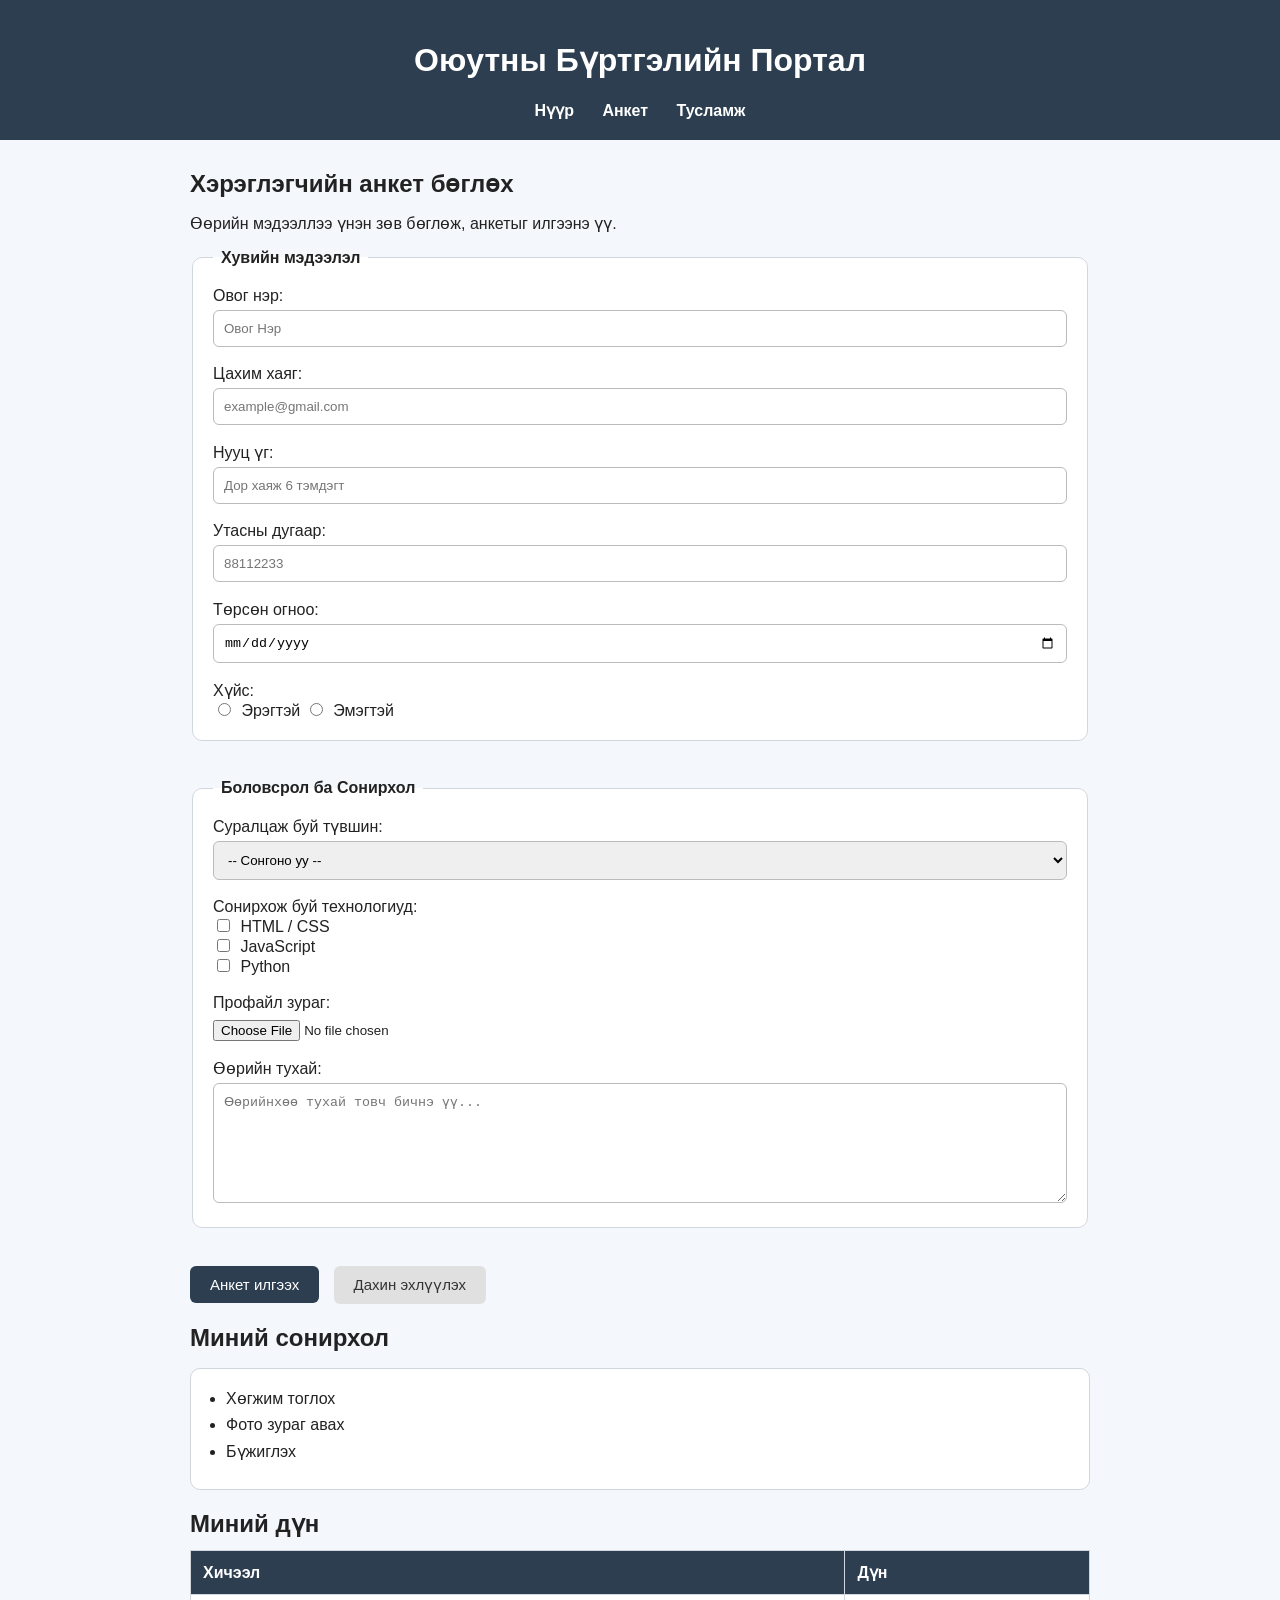
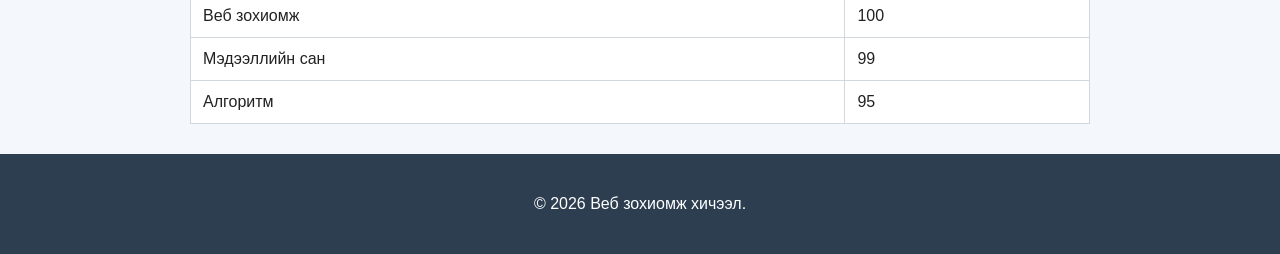
<file: Lab02/index.html>
<!DOCTYPE html>
<html lang="mn">
<head>
    <style>
        body {
    font-family: Arial, sans-serif;
    margin: 0;
    background-color: #f4f7fb;
    color: #222;
}
header {
    background-color: #2c3e50;
    color: white;
    padding: 20px;
    text-align: center;
}
nav ul {
    list-style: none;
    padding: 0;
    margin: 15px 0 0;
}

nav li {
    display: inline-block;
    margin: 0 12px;
}

nav a {
    color: white;
    text-decoration: none;
    font-weight: bold;
}
main {
    max-width: 900px;
    margin: 30px auto;
    padding: 0 20px;
}
fieldset {
    background-color: white;
    border: 1px solid #d0d7de;
    border-radius: 10px;
    padding: 20px;
    margin-bottom: 20px;
}

legend {
    font-weight: bold;
    padding: 0 8px;
}
input[type="text"],
input[type="email"],
input[type="password"],
input[type="tel"],
input[type="date"],
select,
textarea {
    width: 100%;
    max-width: 5000px;
    padding: 10px;
    margin-top: 5px;
    border: 1px solid #bbb;
    border-radius: 6px;
    box-sizing: border-box;
}
input[type="file"] {
    margin-top: 8px;
}

textarea {
    min-height: 120px;
    resize: vertical;
}

input[type="checkbox"],
input[type="radio"] {
    width: auto;
    margin-right: 6px;
}
button {
    padding: 10px 20px;
    margin-right: 10px;
    border: none;
    border-radius: 6px;
    cursor: pointer;
    font-size: 15px;
}

button[type="submit"] {
    background-color: #2c3e50;
    color: white;
}

button[type="reset"] {
    background-color: #e0e0e0;
    color: #333;
}

button:hover {
    opacity: 0.85;
}
section h2 {
    margin-bottom: 12px;
}

section ul {
    background-color: white;
    padding: 20px 35px;
    border-radius: 10px;
    border: 1px solid #d0d7de;
}

section li {
    margin-bottom: 8px;
}
table {
    width: 100%;
    border-collapse: collapse;
    background-color: white;
    margin-top: 10px;
}

th,
td {
    border: 1px solid #d0d7de;
    padding: 12px;
    text-align: left;
}

th {
    background-color: #2c3e50;
    color: white;
}
footer {
    text-align: center;
    padding: 25px;
    margin-top: 30px;
    background-color: #2c3e50;
    color: white;
}
</style>
    <meta charset="UTF-8">
    <meta name="viewport" content="width=device-width, initial-scale=1.0">
    <title>Лаборатори 02 - Оюутны анкет</title>
</head>

<body>

    <header>
        <h1>Оюутны Бүртгэлийн Портал</h1>

        <nav>
            <ul>
                <li><a href="../index.html">Нүүр</a></li>
                <li><a href="#">Анкет</a></li>
                <li><a href="#">Тусламж</a></li>
            </ul>
        </nav>
    </header>

    <main>

        <article>

            <section>
                <h2>Хэрэглэгчийн анкет бөглөх</h2>

                <p>
                    Өөрийн мэдээллээ үнэн зөв бөглөж,
                    анкетыг илгээнэ үү.
                </p>
                <form action="#" method="POST" enctype="multipart/form-data">

    <fieldset>
        <legend>Хувийн мэдээлэл</legend>

        <label for="fullname">Овог нэр:</label><br>
        <input
            type="text"
            id="fullname"
            name="fullname"
            placeholder="Овог Нэр"
            required
            minlength="2"
        >
        <br><br>

        <label for="email">Цахим хаяг:</label><br>
        <input
            type="email"
            id="email"
            name="email"
            placeholder="example@gmail.com"
            required
        >
        <br><br>

        <label for="password">Нууц үг:</label><br>
        <input
            type="password"
            id="password"
            name="password"
            placeholder="Дор хаяж 6 тэмдэгт"
            required
            minlength="6"
        >
        <br><br>

        <label for="phone">Утасны дугаар:</label><br>
        <input
            type="tel"
            id="phone"
            name="phone"
            placeholder="88112233"
            pattern="[0-9]{8}"
            required
        >
        <br><br>

        <label for="dob">Төрсөн огноо:</label><br>
        <input
            type="date"
            id="dob"
            name="dob"
            required
        >
        <br><br>

        <label>Хүйс:</label><br>

        <input
            type="radio"
            id="male"
            name="gender"
            value="male"
            required
        >
        <label for="male">Эрэгтэй</label>

        <input
            type="radio"
            id="female"
            name="gender"
            value="female"
        >
        <label for="female">Эмэгтэй</label>

    </fieldset>
    <br>

<fieldset>
    <legend>Боловсрол ба Сонирхол</legend>

    <label for="degree">Суралцаж буй түвшин:</label><br>

    <select id="degree" name="degree" required>
        <option value="">-- Сонгоно уу --</option>
        <option value="bachelor">Бакалавр</option>
        <option value="master">Магистр</option>
        <option value="doctor">Докторант</option>
    </select>

    <br><br>

    <label>Сонирхож буй технологиуд:</label><br>

    <input type="checkbox" id="html" name="skills" value="HTML">
    <label for="html">HTML / CSS</label><br>

    <input type="checkbox" id="javascript" name="skills" value="JavaScript">
    <label for="javascript">JavaScript</label><br>

    <input type="checkbox" id="python" name="skills" value="Python">
    <label for="python">Python</label>

    <br><br>

    <label for="avatar">Профайл зураг:</label><br>

    <input
        type="file"
        id="avatar"
        name="avatar"
        accept="image/*"
    >

    <br><br>

    <label for="bio">Өөрийн тухай:</label><br>

    <textarea
        id="bio"
        name="bio"
        rows="5"
        cols="45"
        placeholder="Өөрийнхөө тухай товч бичнэ үү..."
    ></textarea>

</fieldset>

<br>

<button type="submit">Анкет илгээх</button>
<button type="reset">Дахин эхлүүлэх</button>

</form>

            </section>

        </article>
        <section>
    <h2>Миний сонирхол</h2>

    <ul>
        <li>Хөгжим тоглох</li>
        <li>Фото зураг авах</li>
        <li>Бүжиглэх</li>
    </ul>
</section>
<section>
    <h2>Миний дүн</h2>

    <table>
        <thead>
            <tr>
                <th>Хичээл</th>
                <th>Дүн</th>
            </tr>
        </thead>

        <tbody>
            <tr>
                <td>Веб зохиомж</td>
                <td>100</td>
            </tr>

            <tr>
                <td>Мэдээллийн сан</td>
                <td>99</td>
            </tr>

            <tr>
                <td>Алгоритм</td>
                <td>95</td>
            </tr>
        </tbody>
    </table>
</section>

    </main>

    <footer>
        <p>&copy; 2026 Веб зохиомж хичээл.</p>
    </footer>

</body>
</html>
</file>
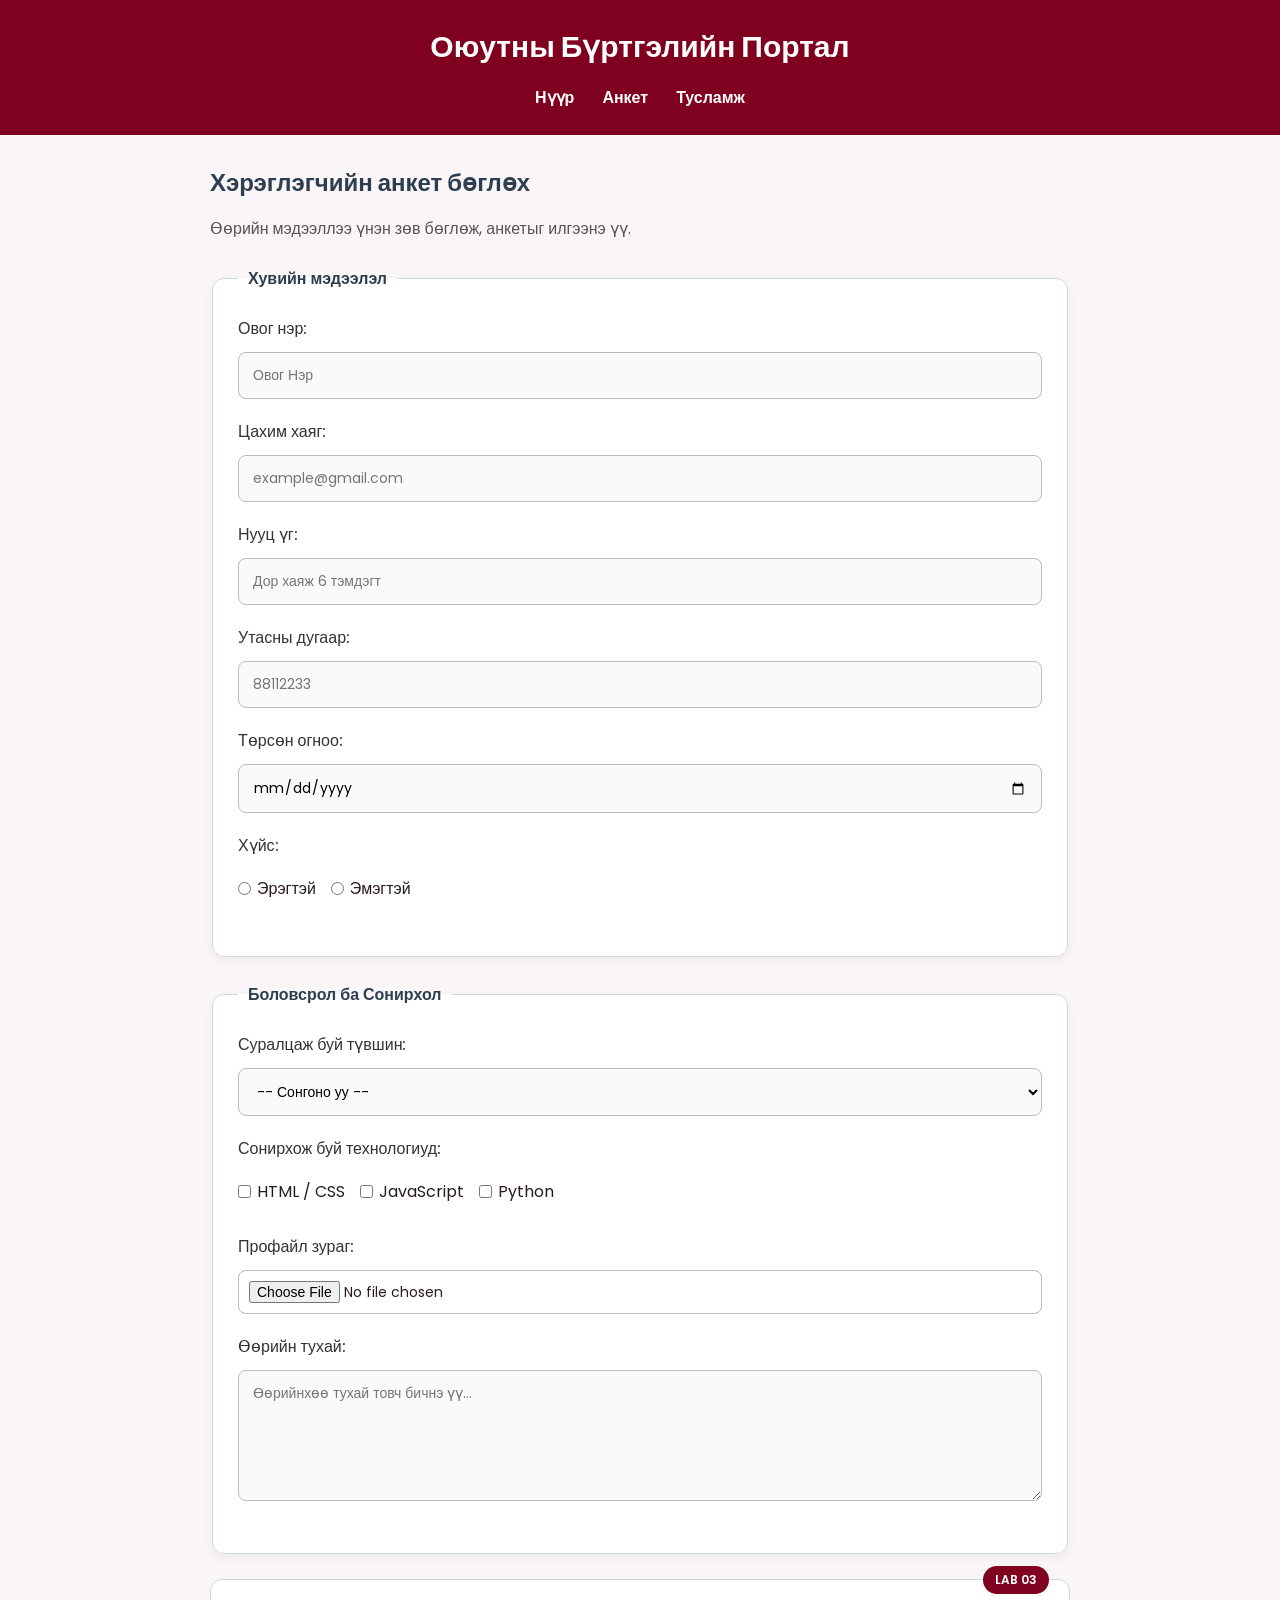
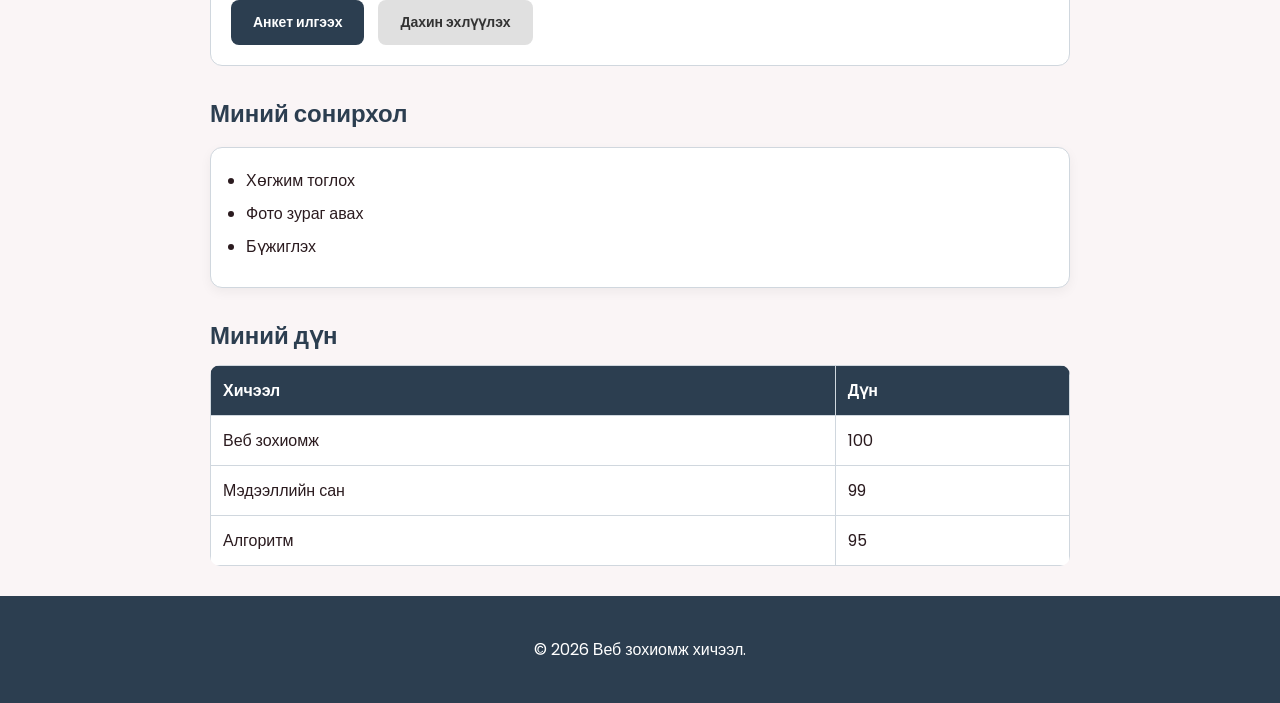
<file: Lab03/index.html>
<!DOCTYPE html>
<html lang="mn">

<head>
    <meta charset="UTF-8">

    <meta name="viewport" content="width=device-width, initial-scale=1.0">

    <title>Лаборатори 03 - Оюутны анкет</title>

    <!-- Google Fonts -->
    <link rel="preconnect" href="https://fonts.googleapis.com">

    <link
        rel="preconnect"
        href="https://fonts.gstatic.com"
        crossorigin
    >

    <link
        href="https://fonts.googleapis.com/css2?family=Poppins:wght@400;500;600;700&display=swap"
        rel="stylesheet"
    >

    <!-- External CSS -->
    <link rel="stylesheet" href="style.css">
</head>


<body>

    <header class="header">

        <h1 class="title">
            Оюутны Бүртгэлийн Портал
        </h1>

        <nav class="navigation">

            <ul class="nav-list">

                <li>
                    <a href="../index.html">Нүүр</a>
                </li>

                <li>
                    <a href="#">Анкет</a>
                </li>

                <li>
                    <a href="#">Тусламж</a>
                </li>

            </ul>

        </nav>

    </header>


    <main class="main-container">

        <article>

            <section class="intro-section">

                <h2 class="section-title">
                    Хэрэглэгчийн анкет бөглөх
                </h2>

                <p class="description">
                    Өөрийн мэдээллээ үнэн зөв бөглөж,
                    анкетыг илгээнэ үү.
                </p>


                <form
                    action="#"
                    method="POST"
                    enctype="multipart/form-data"
                    class="student-form"
                >


                    <!-- =========================
                         ХУВИЙН МЭДЭЭЛЭЛ
                    ========================== -->

                    <fieldset class="form-fieldset">

                        <legend class="form-legend">
                            Хувийн мэдээлэл
                        </legend>


                        <div class="form-group">

                            <label for="fullname">
                                Овог нэр:
                            </label>

                            <input
                                type="text"
                                id="fullname"
                                name="fullname"
                                placeholder="Овог Нэр"
                                required
                                minlength="2"
                            >

                        </div>


                        <div class="form-group">

                            <label for="email">
                                Цахим хаяг:
                            </label>

                            <input
                                type="email"
                                id="email"
                                name="email"
                                placeholder="example@gmail.com"
                                required
                            >

                        </div>


                        <div class="form-group">

                            <label for="password">
                                Нууц үг:
                            </label>

                            <input
                                type="password"
                                id="password"
                                name="password"
                                placeholder="Дор хаяж 6 тэмдэгт"
                                required
                                minlength="6"
                            >

                        </div>


                        <div class="form-group">

                            <label for="phone">
                                Утасны дугаар:
                            </label>

                            <input
                                type="tel"
                                id="phone"
                                name="phone"
                                placeholder="88112233"
                                pattern="[0-9]{8}"
                                required
                            >

                        </div>


                        <div class="form-group">

                            <label for="dob">
                                Төрсөн огноо:
                            </label>

                            <input
                                type="date"
                                id="dob"
                                name="dob"
                                required
                            >

                        </div>


                        <div class="form-group">

                            <label class="group-label">
                                Хүйс:
                            </label>

                            <div class="radio-group">

                                <label>
                                    <input
                                        type="radio"
                                        id="male"
                                        name="gender"
                                        value="male"
                                        required
                                    >

                                    Эрэгтэй
                                </label>


                                <label>
                                    <input
                                        type="radio"
                                        id="female"
                                        name="gender"
                                        value="female"
                                    >

                                    Эмэгтэй
                                </label>

                            </div>

                        </div>

                    </fieldset>


                    <!-- =========================
                         БОЛОВСРОЛ БА СОНИРХОЛ
                    ========================== -->

                    <fieldset class="form-fieldset">

                        <legend class="form-legend">
                            Боловсрол ба Сонирхол
                        </legend>


                        <div class="form-group">

                            <label for="degree">
                                Суралцаж буй түвшин:
                            </label>

                            <select
                                id="degree"
                                name="degree"
                                required
                            >

                                <option value="">
                                    -- Сонгоно уу --
                                </option>

                                <option value="bachelor">
                                    Бакалавр
                                </option>

                                <option value="master">
                                    Магистр
                                </option>

                                <option value="doctor">
                                    Докторант
                                </option>

                            </select>

                        </div>


                        <div class="form-group">

                            <label class="group-label">
                                Сонирхож буй технологиуд:
                            </label>

                            <div class="checkbox-group">

                                <label>
                                    <input
                                        type="checkbox"
                                        id="html"
                                        name="skills"
                                        value="HTML"
                                    >

                                    HTML / CSS
                                </label>


                                <label>
                                    <input
                                        type="checkbox"
                                        id="javascript"
                                        name="skills"
                                        value="JavaScript"
                                    >

                                    JavaScript
                                </label>


                                <label>
                                    <input
                                        type="checkbox"
                                        id="python"
                                        name="skills"
                                        value="Python"
                                    >

                                    Python
                                </label>

                            </div>

                        </div>


                        <div class="form-group">

                            <label for="avatar">
                                Профайл зураг:
                            </label>

                            <input
                                type="file"
                                id="avatar"
                                name="avatar"
                                accept="image/*"
                            >

                        </div>


                        <div class="form-group">

                            <label for="bio">
                                Өөрийн тухай:
                            </label>

                            <textarea
                                id="bio"
                                name="bio"
                                rows="5"
                                cols="45"
                                placeholder="Өөрийнхөө тухай товч бичнэ үү..."
                            ></textarea>

                        </div>

                    </fieldset>


                    <!-- =========================
                         POSITION ABSOLUTE BADGE
                    ========================== -->

                    <div class="button-area">

                        <span class="badge">
                            LAB 03
                        </span>


                        <button
                            type="submit"
                            class="btn btn-submit"
                        >
                            Анкет илгээх
                        </button>


                        <button
                            type="reset"
                            class="btn btn-reset"
                        >
                            Дахин эхлүүлэх
                        </button>

                    </div>

                </form>

            </section>

        </article>


        <!-- =========================
             СОНИРХОЛ
        ========================== -->

        <section class="content-section">

            <h2 class="section-title">
                Миний сонирхол
            </h2>

            <ul class="interest-list">

                <li>
                    Хөгжим тоглох
                </li>

                <li>
                    Фото зураг авах
                </li>

                <li>
                    Бүжиглэх
                </li>

            </ul>

        </section>


        <!-- =========================
             ДҮН
        ========================== -->

        <section class="content-section">

            <h2 class="section-title">
                Миний дүн
            </h2>


            <table class="grade-table">

                <thead>

                    <tr>
                        <th>Хичээл</th>
                        <th>Дүн</th>
                    </tr>

                </thead>


                <tbody>

                    <tr>
                        <td>Веб зохиомж</td>
                        <td>100</td>
                    </tr>


                    <tr>
                        <td>Мэдээллийн сан</td>
                        <td>99</td>
                    </tr>


                    <tr>
                        <td>Алгоритм</td>
                        <td>95</td>
                    </tr>

                </tbody>

            </table>

        </section>

    </main>


    <footer class="footer">

        <p>
            &copy; 2026 Веб зохиомж хичээл.
        </p>

    </footer>


</body>

</html>
</file>
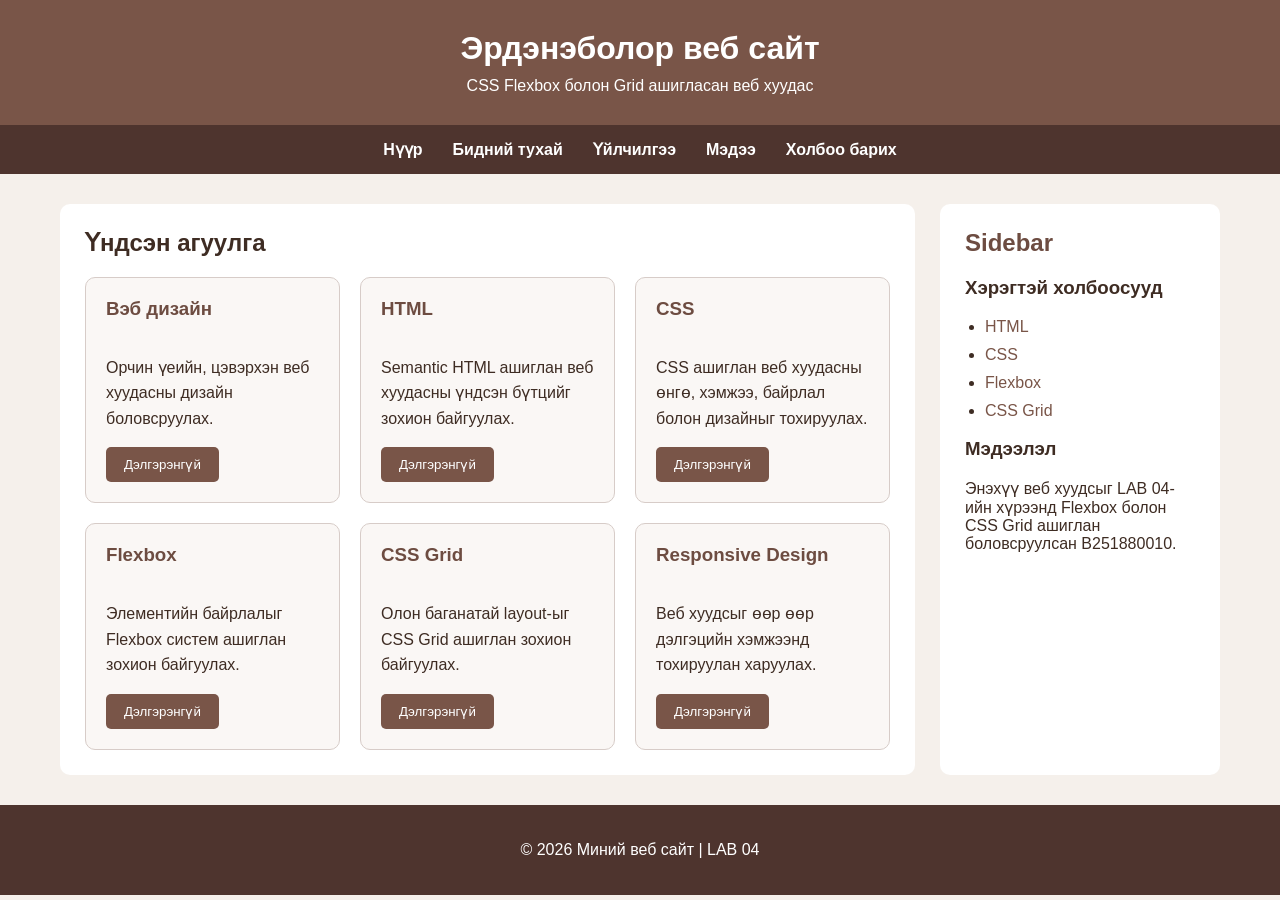
<file: Lab04/index.html>
<!DOCTYPE html>
<html lang="mn">
<head>
    <meta charset="UTF-8">
    <meta name="viewport" content="width=device-width, initial-scale=1.0">
    <title>Эрдэнэболор веб сайт - LAB 04</title>

    <link rel="stylesheet" href="css/style.css">
</head>

<body>

    <header>
        <h1>Эрдэнэболор веб сайт</h1>
        <p>CSS Flexbox болон Grid ашигласан веб хуудас</p>
    </header>

    <nav>
        <a href="#">Нүүр</a>
        <a href="#">Бидний тухай</a>
        <a href="#">Үйлчилгээ</a>
        <a href="#">Мэдээ</a>
        <a href="#">Холбоо барих</a>
    </nav>

    <main>

        <section class="content">
            <h2>Үндсэн агуулга</h2>

            <div class="cards">

                <article class="card">
                    <h3>Вэб дизайн</h3>
                    <p>
                        Орчин үеийн, цэвэрхэн веб хуудасны дизайн
                        боловсруулах.
                    </p>
                    <button>Дэлгэрэнгүй</button>
                </article>

                <article class="card">
                    <h3>HTML</h3>
                    <p>
                        Semantic HTML ашиглан веб хуудасны үндсэн
                        бүтцийг зохион байгуулах.
                    </p>
                    <button>Дэлгэрэнгүй</button>
                </article>

                <article class="card">
                    <h3>CSS</h3>
                    <p>
                        CSS ашиглан веб хуудасны өнгө, хэмжээ,
                        байрлал болон дизайныг тохируулах.
                    </p>
                    <button>Дэлгэрэнгүй</button>
                </article>

                <article class="card">
                    <h3>Flexbox</h3>
                    <p>
                        Элементийн байрлалыг Flexbox систем ашиглан
                        зохион байгуулах.
                    </p>
                    <button>Дэлгэрэнгүй</button>
                </article>

                <article class="card">
                    <h3>CSS Grid</h3>
                    <p>
                        Олон баганатай layout-ыг CSS Grid ашиглан
                        зохион байгуулах.
                    </p>
                    <button>Дэлгэрэнгүй</button>
                </article>

                <article class="card">
                    <h3>Responsive Design</h3>
                    <p>
                        Веб хуудсыг өөр өөр дэлгэцийн хэмжээнд
                        тохируулан харуулах.
                    </p>
                    <button>Дэлгэрэнгүй</button>
                </article>

            </div>
        </section>

        <aside>
            <h2>Sidebar</h2>

            <h3>Хэрэгтэй холбоосууд</h3>

            <ul>
                <li><a href="#">HTML</a></li>
                <li><a href="#">CSS</a></li>
                <li><a href="#">Flexbox</a></li>
                <li><a href="#">CSS Grid</a></li>
            </ul>

            <h3>Мэдээлэл</h3>
            <p>
                Энэхүү веб хуудсыг LAB 04-ийн хүрээнд
                Flexbox болон CSS Grid ашиглан боловсруулсан B251880010.
            </p>
        </aside>

    </main>

    <footer>
        <p>&copy; 2026 Миний веб сайт | LAB 04</p>
    </footer>

</body>
</html>
</file>
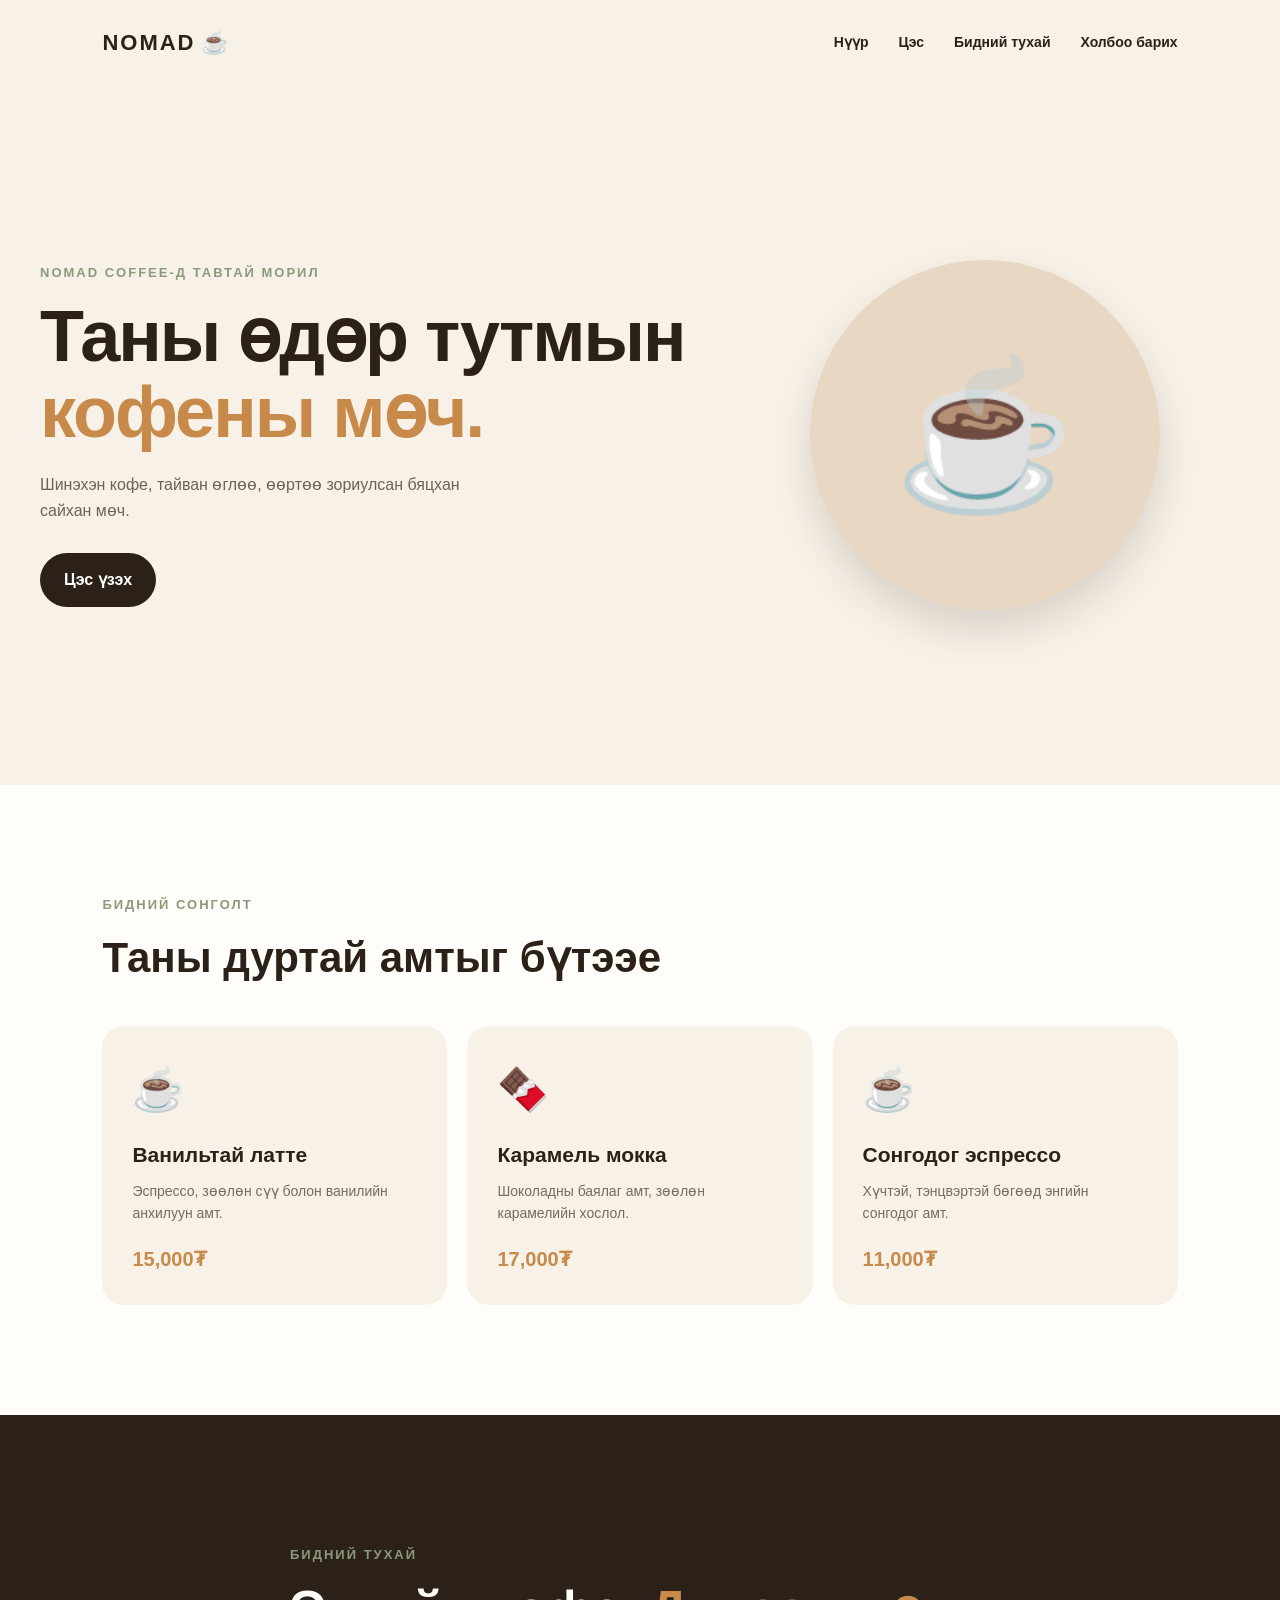
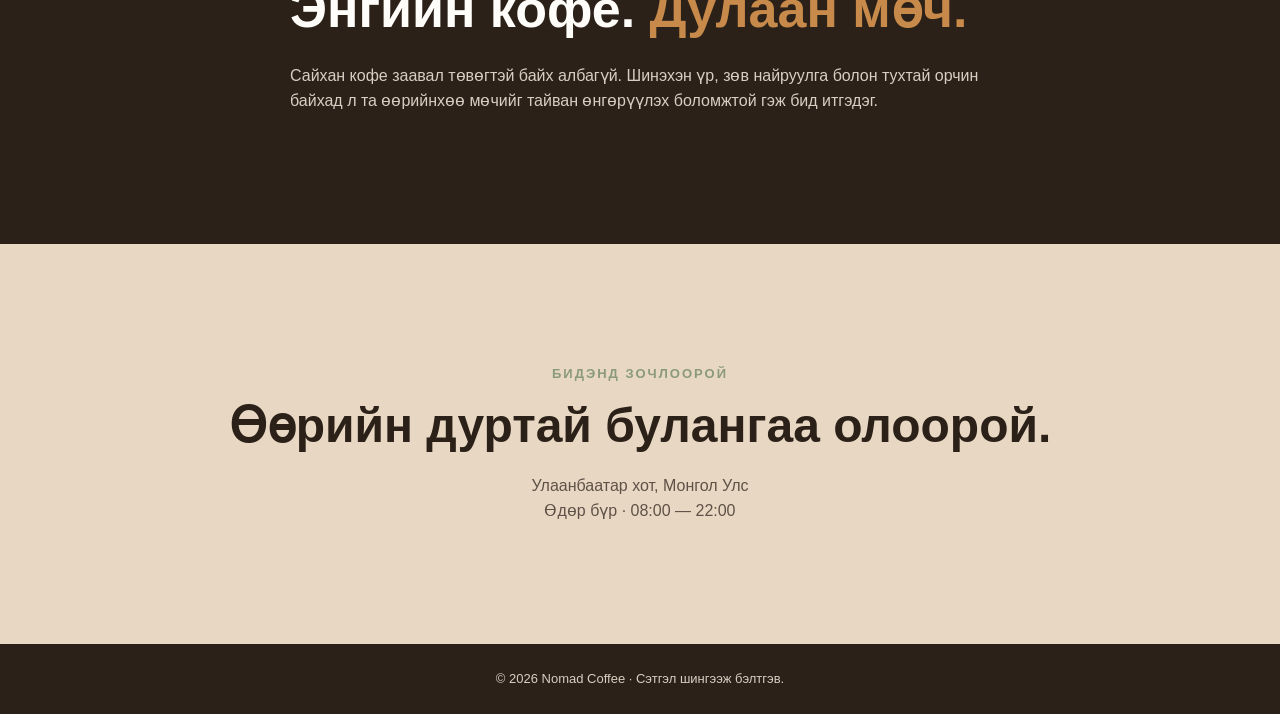
<file: Lb05/index.html>
<!DOCTYPE html>
<html lang="mn">
<head>
    <meta charset="UTF-8">
    <meta name="viewport" content="width=device-width, initial-scale=1.0">
    <meta name="description" content="Nomad Coffee — шинэхэн кофе, тайван мөч.">

    <title>Nomad Coffee | Кофены ертөнц</title>

    <link rel="stylesheet" href="css/style.css">
</head>

<body>

    <!-- HEADER -->
    <header class="header">

        <a href="#home" class="logo" aria-label="Нүүр хуудас">
            NOMAD<span>☕</span>
        </a>

        <button
            class="menu-btn"
            type="button"
            aria-label="Цэс нээх"
            aria-expanded="false"
            aria-controls="main-nav"
        >
            ☰
        </button>

        <nav class="nav" id="main-nav">
            <a href="#home">Нүүр</a>
            <a href="#menu">Цэс</a>
            <a href="#story">Бидний тухай</a>
            <a href="#contact">Холбоо барих</a>
        </nav>

    </header>


    <main>

        <!-- НҮҮР ХЭСЭГ -->
        <section class="hero" id="home">

            <div class="hero-text">

                <p class="small-title">
                    NOMAD COFFEE-Д ТАВТАЙ МОРИЛ
                </p>

                <h1>
                    Таны өдөр тутмын
                    <span>кофены мөч.</span>
                </h1>

                <p class="hero-description">
                    Шинэхэн кофе, тайван өглөө,
                    өөртөө зориулсан бяцхан сайхан мөч.
                </p>

                <a href="#menu" class="hero-button">
                    Цэс үзэх
                </a>

            </div>

            <div class="coffee-art" aria-hidden="true">
                ☕
            </div>

        </section>


        <!-- КОФЕНЫ ЦЭС -->
        <section class="menu-section" id="menu">

            <div class="section-heading">
                <p>БИДНИЙ СОНГОЛТ</p>
                <h2>Таны дуртай амтыг бүтээе</h2>
            </div>

            <div class="coffee-grid">

                <article class="coffee-card">
                    <div class="coffee-icon" aria-hidden="true">☕</div>
                    <h3>Ванильтай латте</h3>
                    <p>
                        Эспрессо, зөөлөн сүү болон
                        ванилийн анхилуун амт.
                    </p>
                    <strong>15,000₮</strong>
                </article>

                <article class="coffee-card">
                    <div class="coffee-icon" aria-hidden="true">🍫</div>
                    <h3>Карамель мокка</h3>
                    <p>
                        Шоколадны баялаг амт,
                        зөөлөн карамелийн хослол.
                    </p>
                    <strong>17,000₮</strong>
                </article>

                <article class="coffee-card">
                    <div class="coffee-icon" aria-hidden="true">☕</div>
                    <h3>Сонгодог эспрессо</h3>
                    <p>
                        Хүчтэй, тэнцвэртэй бөгөөд
                        энгийн сонгодог амт.
                    </p>
                    <strong>11,000₮</strong>
                </article>

            </div>

        </section>


        <!-- БИДНИЙ ТУХАЙ -->
        <section class="story" id="story">

            <div class="story-content">

                <p class="small-title">БИДНИЙ ТУХАЙ</p>

                <h2>
                    Энгийн кофе.
                    <span>Дулаан мөч.</span>
                </h2>

                <p>
                    Сайхан кофе заавал төвөгтэй байх албагүй.
                    Шинэхэн үр, зөв найруулга болон тухтай орчин
                    байхад л та өөрийнхөө мөчийг тайван өнгөрүүлэх
                    боломжтой гэж бид итгэдэг.
                </p>

            </div>

        </section>


        <!-- ХОЛБОО БАРИХ -->
        <section class="contact" id="contact">

            <p class="small-title">БИДЭНД ЗОЧЛООРОЙ</p>

            <h2>Өөрийн дуртай булангаа олоорой.</h2>

            <p>Улаанбаатар хот, Монгол Улс</p>
            <p>Өдөр бүр · 08:00 — 22:00</p>

        </section>

    </main>


    <!-- FOOTER -->
    <footer>
        <p>© 2026 Nomad Coffee · Сэтгэл шингээж бэлтгэв.</p>
    </footer>


    <!-- MOBILE NAVIGATION -->
    <script>
        const menuButton = document.querySelector(".menu-btn");
        const navigation = document.querySelector(".nav");

        menuButton.addEventListener("click", function () {
            const isOpen = navigation.classList.toggle("nav-open");

            menuButton.setAttribute("aria-expanded", isOpen);
            menuButton.setAttribute(
                "aria-label",
                isOpen ? "Цэс хаах" : "Цэс нээх"
            );

            menuButton.textContent = isOpen ? "✕" : "☰";
        });

        navigation.querySelectorAll("a").forEach(function (link) {
            link.addEventListener("click", function () {
                navigation.classList.remove("nav-open");
                menuButton.setAttribute("aria-expanded", "false");
                menuButton.setAttribute("aria-label", "Цэс нээх");
                menuButton.textContent = "☰";
            });
        });
    </script>

</body>
</html>
</file>
<file: Lab03/style.css>
/* =========================================
   GENERAL STYLE
   ========================================= */

* {
    box-sizing: border-box;
}


body {
    margin: 0;
    font-family: "Poppins", sans-serif;
    background-color: #faf5f6;
    color: #2b1b1f;
}


/* =========================================
   HEADER
   ========================================= */

.header {
    background-color: #800020;

    color: white;

    padding: 25px;

    text-align: center;
}


/* =========================================
   TITLE - CLASS SELECTOR
   ========================================= */

.title {
    margin: 0;

    font-size: 30px;

    font-weight: 700;
}


.subtitle {
    margin-top: 8px;

    font-size: 14px;
}


/* =========================================
   NAVIGATION
   ========================================= */

.navigation {
    margin-top: 15px;
}


.nav-list {
    list-style: none;

    padding: 0;

    margin: 0;
}


.nav-list li {
    display: inline-block;

    margin: 0 12px;
}


.nav-list a {
    color: white;

    text-decoration: none;

    font-weight: 600;
}


.nav-list a:hover {
    text-decoration: underline;
}


/* =========================================
   MAIN
   ========================================= */

.main-container {
    max-width: 900px;

    margin: 30px auto;

    padding: 0 20px;
}


/* =========================================
   SECTION
   ========================================= */

.section-title {
    margin-bottom: 12px;

    color: #2c3e50;
}


.description {
    color: #555;

    margin-bottom: 25px;
}


/* =========================================
   FORM
   ========================================= */

.student-form {
    width: 100%;
}


/* =========================================
   FIELDSET
   BOX MODEL
   ========================================= */

.form-fieldset {

    background-color: white;

    border: 1px solid #d0d7de;

    border-radius: 12px;

    padding: 25px;

    margin-bottom: 25px;

    box-shadow: 0 4px 12px rgba(0, 0, 0, 0.05);
}


/* =========================================
   LEGEND
   ========================================= */

.form-legend {

    font-weight: 600;

    color: #2c3e50;

    padding: 0 10px;
}


/* =========================================
   FORM GROUP
   CLASS SELECTOR
   ========================================= */

.form-group {

    margin-bottom: 20px;
}


/* =========================================
   LABEL
   ========================================= */

.form-group > label {

    display: block;

    margin-bottom: 8px;

    font-weight: 500;

    color: #333;
}


.group-label {

    display: block;

    margin-bottom: 8px;

    font-weight: 500;
}


/* =========================================
   INPUT + SELECT + TEXTAREA
   BOX MODEL
   ========================================= */

.form-group input[type="text"],
.form-group input[type="email"],
.form-group input[type="password"],
.form-group input[type="tel"],
.form-group input[type="date"],
.form-group input[type="file"],
.form-group select,
.form-group textarea {

    width: 100%;

    padding: 12px 14px;

    margin-top: 3px;

    border: 1px solid #bbb;

    border-radius: 8px;

    font-family: "Poppins", sans-serif;

    font-size: 14px;

    background-color: #fafafa;

    transition: 0.3s;
}


/* =========================================
   FOCUS
   ========================================= */

.form-group input:focus,
.form-group select:focus,
.form-group textarea:focus {

    outline: none;

    border-color: #2c3e50;

    background-color: white;

    box-shadow: 0 0 0 3px rgba(44, 62, 80, 0.10);
}


/* =========================================
   FILE INPUT
   ========================================= */

.form-group input[type="file"] {

    padding: 10px;

    background-color: white;
}


/* =========================================
   TEXTAREA
   ========================================= */

.form-group textarea {

    min-height: 120px;

    resize: vertical;
}


/* =========================================
   RADIO + CHECKBOX
   ========================================= */

.radio-group,
.checkbox-group {

    display: flex;

    flex-wrap: wrap;

    gap: 15px;

    padding: 10px 0;
}


.radio-group label,
.checkbox-group label {

    display: flex;

    align-items: center;

    gap: 6px;

    font-weight: 400;
}


input[type="checkbox"],
input[type="radio"] {

    width: auto;

    margin: 0;
}


/* =========================================
   BUTTON AREA
   POSITION RELATIVE
   ========================================= */

.button-area {

    position: relative;

    padding: 20px;

    margin-top: 10px;

    background-color: white;

    border: 1px solid #d0d7de;

    border-radius: 12px;
}


/* =========================================
   BADGE
   POSITION ABSOLUTE
   ========================================= */

.badge {
    position: absolute;
    top: -14px;
    right: 20px;

    padding: 5px 12px;

    background-color: #800020;
    color: white;

    border-radius: 20px;

    font-size: 12px;
    font-weight: 600;
}

.btn {

    padding: 12px 22px;

    margin-right: 10px;

    border: none;

    border-radius: 8px;

    cursor: pointer;

    font-family: "Poppins", sans-serif;

    font-size: 14px;

    font-weight: 600;

    transition: 0.3s;
}


/* =========================================
   SUBMIT BUTTON
   ========================================= */

.btn-submit {

    background-color: #2c3e50;

    color: white;
}


.btn-submit:hover {

    background-color: #1a252f;

    transform: translateY(-2px);
}


/* =========================================
   RESET BUTTON
   ========================================= */

.btn-reset {

    background-color: #e0e0e0;

    color: #333;
}


.btn-reset:hover {

    background-color: #c7c7c7;
}


/* =========================================
   INTEREST SECTION
   ========================================= */

.content-section {

    margin-top: 30px;
}


.interest-list {

    background-color: white;

    padding: 20px 35px;

    border-radius: 12px;

    border: 1px solid #d0d7de;

    box-shadow: 0 4px 12px rgba(0, 0, 0, 0.05);
}


.interest-list li {

    margin-bottom: 8px;
}


/* =========================================
   TABLE
   ========================================= */

.grade-table {

    width: 100%;

    border-collapse: collapse;

    background-color: white;

    margin-top: 10px;

    border-radius: 10px;

    overflow: hidden;
}


.grade-table th,
.grade-table td {

    border: 1px solid #d0d7de;

    padding: 12px;

    text-align: left;
}


.grade-table th {

    background-color: #2c3e50;

    color: white;
}


/* =========================================
   FOOTER
   ========================================= */

.footer {

    text-align: center;

    padding: 25px;

    margin-top: 30px;

    background-color: #2c3e50;

    color: white;
}
</file>
<file: Lab04/css/style.css>
/* Ерөнхий тохиргоо */
* {
    box-sizing: border-box;
}

body {
    margin: 0;
    font-family: Arial, sans-serif;
    background-color: #f5f0eb;
    color: #3e2c23;
}

/* HEADER */
header {
    background-color: #795548;
    color: white;
    text-align: center;
    padding: 30px 20px;
}

header h1 {
    margin: 0 0 10px;
}

header p {
    margin: 0;
}

/* NAVIGATION - FLEXBOX */
nav {
    display: flex;
    justify-content: center;
    align-items: center;
    gap: 30px;

    background-color: #4e342e;
    padding: 15px;
}

nav a {
    color: white;
    text-decoration: none;
    font-weight: bold;
}

nav a:hover {
    text-decoration: underline;
}

/* MAIN - GRID */
main {
    display: grid;
    grid-template-columns: 1fr 280px;
    gap: 25px;

    max-width: 1200px;
    margin: 30px auto;
    padding: 0 20px;
}

/* Үндсэн хэсэг */
.content {
    background-color: white;
    padding: 25px;
    border-radius: 10px;
}

.content h2 {
    margin-top: 0;
}

/* CARDS - CSS GRID */
.cards {
    display: grid;
    grid-template-columns: repeat(3, 1fr);
    gap: 20px;
}

/* CARD */
.card {
    background-color: #faf7f5;
    padding: 20px;
    border: 1px solid #d7ccc8;
    border-radius: 10px;

    display: flex;
    flex-direction: column;
    justify-content: space-between;
}

.card h3 {
    margin-top: 0;
    color: #6d4c41;
}

.card p {
    line-height: 1.6;
}

.card button {
    align-self: flex-start;

    background-color: #795548;
    color: white;
    border: none;
    padding: 10px 18px;
    border-radius: 5px;
    cursor: pointer;
}

.card button:hover {
    background-color: #4e342e;
}

/* SIDEBAR */
aside {
    background-color: white;
    padding: 25px;
    border-radius: 10px;
}

aside h2 {
    margin-top: 0;
    color: #6d4c41;
}

aside ul {
    padding-left: 20px;
}

aside li {
    margin-bottom: 10px;
}

aside a {
    color: #795548;
    text-decoration: none;
}

/* FOOTER */
footer {
    background-color: #4e342e;
    color: white;
    text-align: center;
    padding: 20px;
    margin-top: 30px;
}

/* Responsive design */
@media (max-width: 800px) {

    main {
        grid-template-columns: 1fr;
    }

    .cards {
        grid-template-columns: repeat(2, 1fr);
    }
}

@media (max-width: 550px) {

    nav {
        flex-direction: column;
        gap: 10px;
    }

    .cards {
        grid-template-columns: 1fr;
    }
}
</file>
<file: Lb05/css/style.css>
/* ================================
   NOMAD COFFEE - LAB 05
   Mobile First Responsive Design
   ================================ */

* {
    margin: 0;
    padding: 0;
    box-sizing: border-box;
}

html {
    scroll-behavior: smooth;
}

body {
    font-family: Arial, Helvetica, sans-serif;
    background: #f7f1e8;
    color: #2b2118;
    line-height: 1.6;
    overflow-x: hidden;
}

a {
    text-decoration: none;
    color: inherit;
}

/* ================================
   HEADER
   ================================ */

.header {
    width: 100%;
    padding: 20px;
    display: flex;
    align-items: center;
    justify-content: space-between;
    background: #f7f1e8;
}

.logo {
    font-size: 22px;
    font-weight: bold;
    letter-spacing: 2px;
}

.logo span {
    margin-left: 5px;
}

.nav {
    display: none;
}

.menu-btn {
    border: none;
    background: #2b2118;
    color: white;
    width: 42px;
    height: 42px;
    border-radius: 50%;
    font-size: 20px;
    cursor: pointer;
}

/* ================================
   HERO
   ================================ */

.hero {
    min-height: 620px;
    padding: 70px 24px;
    display: flex;
    flex-direction: column;
    justify-content: center;
    gap: 45px;
}

.hero-text {
    max-width: 650px;
}

.small-title {
    color: #8a9a7b;
    font-size: 13px;
    font-weight: bold;
    letter-spacing: 2px;
    margin-bottom: 15px;
}

.hero h1 {
    font-size: 45px;
    line-height: 1.05;
    letter-spacing: -2px;
    margin-bottom: 22px;
}

.hero h1 span {
    display: block;
    color: #c88a4a;
}

.hero-description {
    max-width: 430px;
    color: #6d6259;
    margin-bottom: 30px;
}

.hero-button {
    display: inline-block;
    background: #2b2118;
    color: white;
    padding: 14px 24px;
    border-radius: 30px;
    font-weight: bold;
    transition: 0.3s ease;
}

.hero-button:hover {
    background: #c88a4a;
    transform: translateY(-3px);
}

.coffee-art {
    width: 190px;
    height: 190px;
    border-radius: 50%;
    background: #e8d8c3;
    display: flex;
    align-items: center;
    justify-content: center;
    font-size: 85px;
    margin: 0 auto;
    box-shadow: 0 20px 40px rgba(43, 33, 24, 0.15);
}

/* ================================
   MENU
   ================================ */

.menu-section {
    padding: 80px 24px;
    background: #fffdf9;
}

.section-heading {
    margin-bottom: 35px;
}

.section-heading p {
    color: #8a9a7b;
    font-size: 13px;
    font-weight: bold;
    letter-spacing: 2px;
}

.section-heading h2 {
    font-size: 32px;
    margin-top: 8px;
}

.coffee-grid {
    display: grid;
    grid-template-columns: 1fr;
    gap: 20px;
}

.coffee-card {
    background: #f7f1e8;
    padding: 30px;
    border-radius: 22px;
    transition: 0.3s ease;
}

.coffee-card:hover {
    transform: translateY(-8px);
    box-shadow: 0 18px 35px rgba(43, 33, 24, 0.12);
}

.coffee-icon {
    font-size: 42px;
    margin-bottom: 15px;
}

.coffee-card h3 {
    font-size: 21px;
    margin-bottom: 8px;
}

.coffee-card p {
    color: #756b62;
    font-size: 14px;
    margin-bottom: 18px;
}

.coffee-card strong {
    color: #c88a4a;
    font-size: 20px;
}

/* ================================
   STORY
   ================================ */

.story {
    padding: 90px 24px;
    background: #2b2118;
    color: #fffdf9;
}

.story-content {
    max-width: 700px;
    margin: auto;
}

.story h2 {
    font-size: 38px;
    line-height: 1.1;
    margin-bottom: 25px;
}

.story h2 span {
    color: #c88a4a;
}

.story p:last-child {
    color: #d8cec2;
}

/* ================================
   CONTACT
   ================================ */

.contact {
    padding: 90px 24px;
    text-align: center;
    background: #e8d8c3;
}

.contact h2 {
    font-size: 35px;
    line-height: 1.1;
    margin-bottom: 20px;
}

.contact p:not(.small-title) {
    color: #5e5147;
}

/* ================================
   FOOTER
   ================================ */

footer {
    padding: 25px;
    text-align: center;
    background: #2b2118;
    color: #d8cec2;
    font-size: 13px;
}

/* ================================
   TABLET
   ================================ */

@media (min-width: 768px) {

    .header {
        padding: 25px 50px;
    }

    .menu-btn {
        display: none;
    }

    .nav {
        display: flex;
        gap: 30px;
    }

    .nav a {
        font-size: 14px;
        font-weight: bold;
        transition: 0.3s ease;
    }

    .nav a:hover {
        color: #c88a4a;
    }

    .hero {
        padding: 90px 50px;
        flex-direction: row;
        align-items: center;
        justify-content: space-between;
    }

    .hero h1 {
        font-size: 58px;
    }

    .coffee-art {
        width: 270px;
        height: 270px;
        font-size: 110px;
    }

    .menu-section {
        padding: 90px 50px;
    }

    .coffee-grid {
        grid-template-columns: repeat(2, 1fr);
    }

    .story {
        padding: 110px 50px;
    }

    .contact {
        padding: 100px 50px;
    }
}

/* ================================
   DESKTOP
   ================================ */

@media (min-width: 1024px) {

    .header {
        padding: 25px 8%;
    }

    .hero {
        max-width: 1200px;
        min-height: 700px;
        margin: auto;
        padding: 100px 0;
    }

    .hero h1 {
        font-size: 72px;
    }

    .coffee-art {
        width: 350px;
        height: 350px;
        font-size: 145px;
    }

    .menu-section {
        padding: 110px 8%;
    }

    .coffee-grid {
        grid-template-columns: repeat(3, 1fr);
    }

    .section-heading h2 {
        font-size: 42px;
    }

    .story {
        padding: 130px 8%;
    }

    .story h2 {
        font-size: 52px;
    }

    .contact {
        padding: 120px 8%;
    }

    .contact h2 {
        font-size: 48px;
    }
}
/* MOBILE RESPONSIVE */
@media (max-width: 600px) {

    .header {
        padding: 16px 20px;
    }

    .nav {
        display: none;
    }

    .menu-btn {
        display: block;
    }
.hero {
    min-height: auto;
    padding: 45px 20px;
    flex-direction: column;
    align-items: flex-start;
    gap: 30px;
}

.coffee-art {
    align-self: center;
}

    .hero h1 {
        font-size: clamp(34px, 9vw, 44px);
        letter-spacing: -1px;
    }

    .hero-description {
        font-size: 14px;
    }

    .coffee-art {
        width: 170px;
        height: 170px;
        font-size: 75px;
    }

    .menu-section {
        padding: 60px 20px;
    }

    .section-heading h2 {
        font-size: 27px;
    }

    .coffee-grid {
        grid-template-columns: 1fr;
    }

    .coffee-card {
        padding: 25px;
        min-width: 0;
    }

    .story {
        padding: 65px 20px;
    }

    .story h2 {
        font-size: 34px;
    }

    .contact {
        padding: 65px 20px;
    }

    .contact h2 {
        font-size: 30px;
    }

    footer {
        padding: 22px 15px;
    }
}
@media (max-width: 600px) {
    .nav {
        display: none !important;
    }

    .menu-btn {
        display: block !important;
    }

    .hero {
        flex-direction: column !important;
        align-items: flex-start;
    }

    .coffee-art {
        align-self: center;
    }

    .coffee-grid {
        grid-template-columns: 1fr !important;
    }
}
/* Гар утасны цэс нээх */
@media (max-width: 600px) {
    .header {
        position: relative;
        z-index: 100;
    }

    .nav.nav-open {
        display: flex !important;
        flex-direction: column;
        align-items: flex-start;
        gap: 16px;

        position: absolute;
        top: calc(100% + 10px);
        left: 16px;
        right: 16px;

        padding: 24px;
        background: #fffdf9;
        border: 1px solid #e8d8c3;
        border-radius: 18px;
        box-shadow: 0 12px 30px rgba(43, 33, 24, 0.15);
    }
@media (max-width: 600px) {
    .nav.nav-open {
        display: flex !important;
        flex-direction: column;
        align-items: flex-start;
        gap: 12px;

        position: absolute;
        top: calc(100% + 10px);
        left: 16px;
        right: 16px;
        z-index: 100;

        padding: 20px 24px;
        background: #fffdf9;
        border: 1px solid #e8d8c3;
        border-radius: 18px;
        box-shadow: 0 12px 30px rgba(43, 33, 24, 0.12);
    }

    .nav.nav-open a {
        display: block;
        width: 100%;
        padding: 6px 0;
        color: #2b2118;
        font-size: 16px;
    }
}
}
</file>
